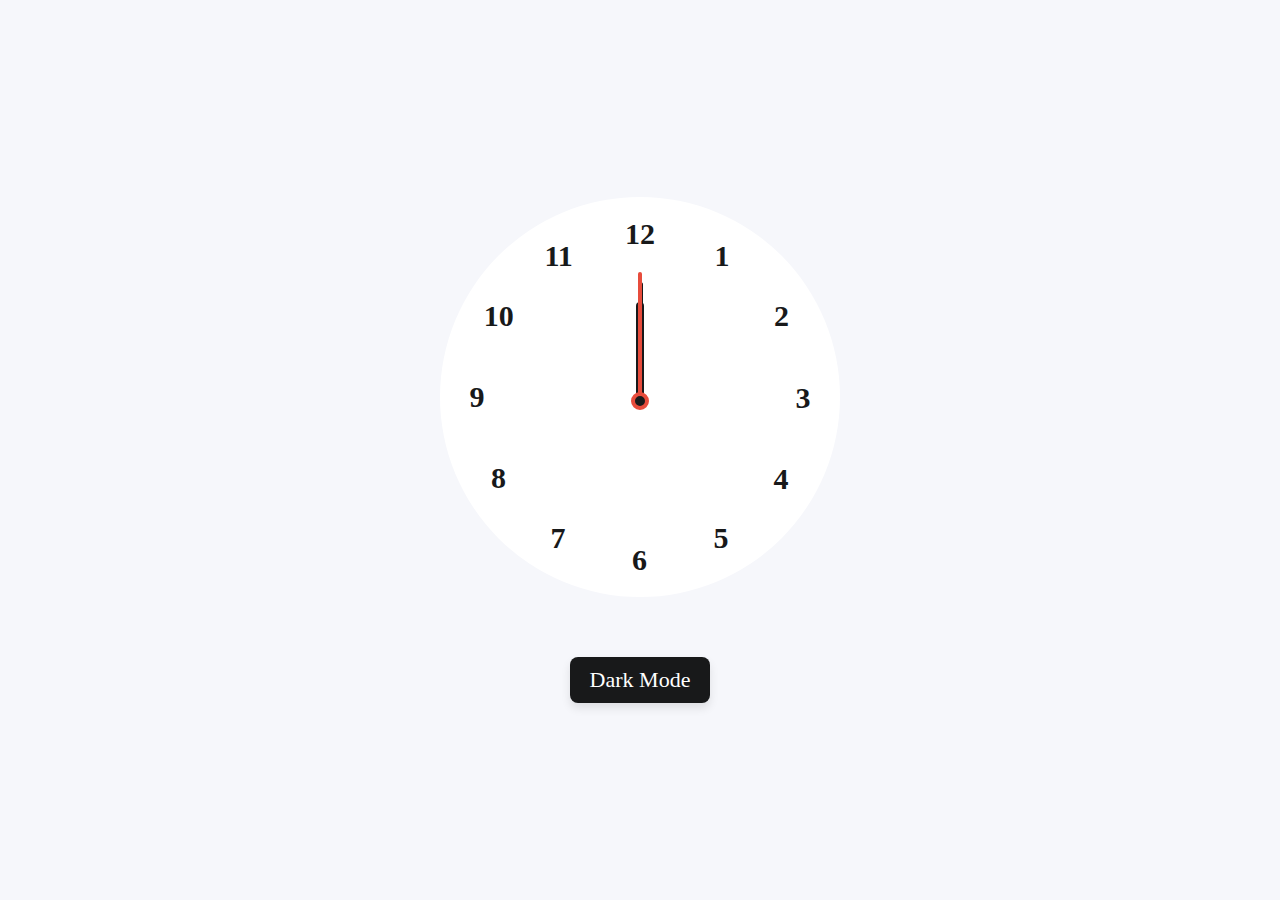
<file: analog-clock/index.htm>
<!DOCTYPE html>
<html lang="en">
<head>
  <meta charset="UTF-8">
  <meta name="viewport" content="width=device-width, initial-scale=1.0">
  <title>Anolog Clock</title>
  <link rel="stylesheet" href="style.css">
</head>
<body>
  <div class="container">
    <div class="clock">
      <label style="--i: 1"><span>1</span></label>
      <label style="--i: 2"><span>2</span></label>
      <label style="--i: 3"><span>3</span></label>
      <label style="--i: 4"><span>4</span></label>
      <label style="--i: 5"><span>5</span></label>
      <label style="--i: 6"><span>6</span></label>
      <label style="--i: 7"><span>7</span></label>
      <label style="--i: 8"><span>8</span></label>
      <label style="--i: 9"><span>9</span></label>
      <label style="--i: 10"><span>10</span></label>
      <label style="--i: 11"><span>11</span></label>
      <label style="--i: 12"><span>12</span></label>

      <div class="indicator">
        <span class="hand hour"></span>
        <span class="hand minute"></span>
        <span class="hand second"></span>
      </div>

    </div>
    <div class="mode-switch">Dark Mode</div>
  </div>
</body>
<script src="script.js"></script>
</html>
</file>
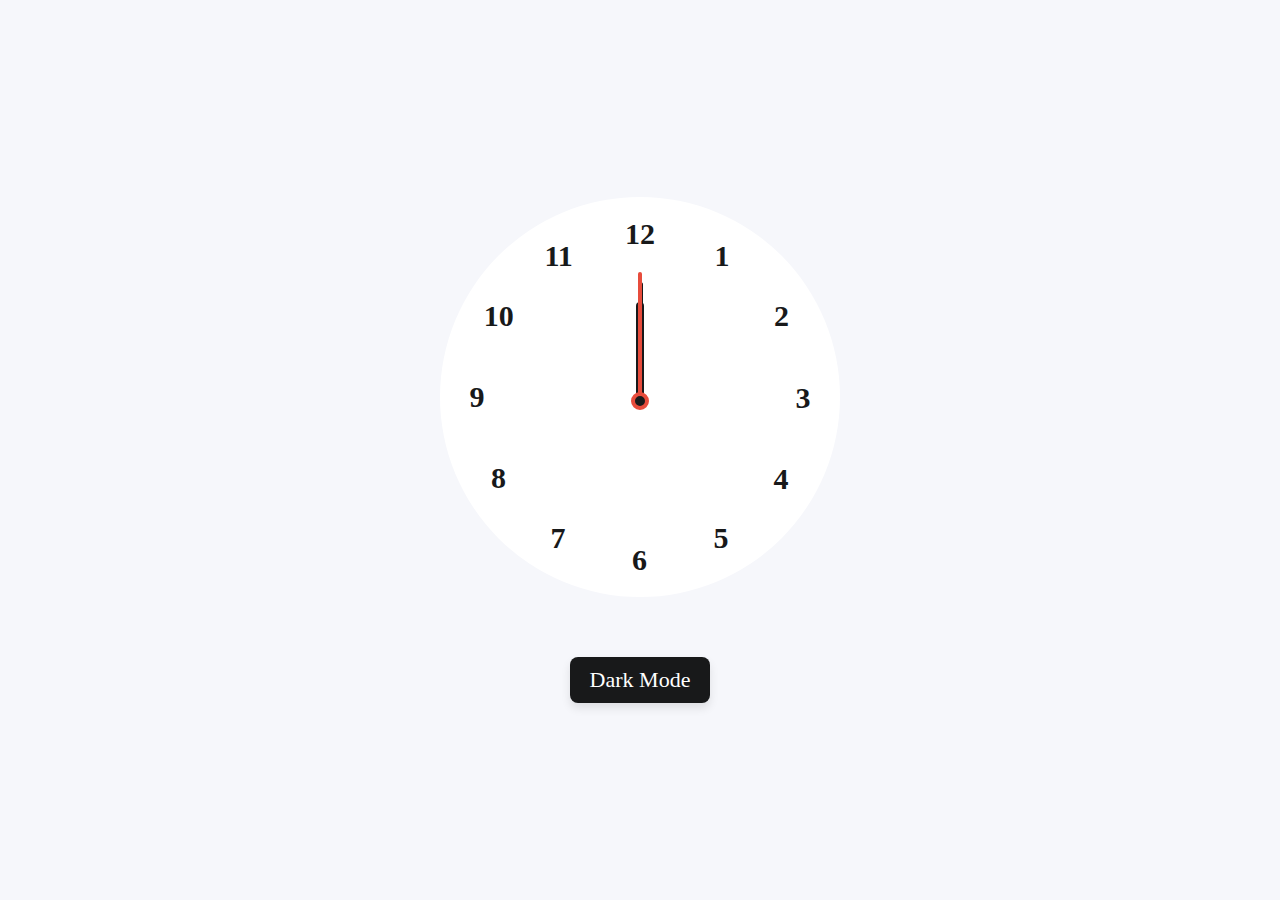
<file: analog-clock/index.html>
<!DOCTYPE html>
<html lang="en">
<head>
  <meta charset="UTF-8">
  <meta name="viewport" content="width=device-width, initial-scale=1.0">
  <title>Analog Clock</title>
  <link rel="stylesheet" href="style.css">
  <script src="script.js"></script>
</head>
<body>
  <div class="container">
    <div class="clock">
      <label style="--i: 1"><span>1</span></label>
      <label style="--i: 2"><span>2</span></label>
      <label style="--i: 3"><span>3</span></label>
      <label style="--i: 4"><span>4</span></label>
      <label style="--i: 5"><span>5</span></label>
      <label style="--i: 6"><span>6</span></label>
      <label style="--i: 7"><span>7</span></label>
      <label style="--i: 8"><span>8</span></label>
      <label style="--i: 9"><span>9</span></label>
      <label style="--i: 10"><span>10</span></label>
      <label style="--i: 11"><span>11</span></label>
      <label style="--i: 12"><span>12</span></label>

      <div class="indicator">
        <span class="hand hour"></span>
        <span class="hand minute"></span>
        <span class="hand second"></span>
      </div>

    </div>
    <div class="mode-switch">Dark Mode</div>
  </div>
</body>
</html>
</file>
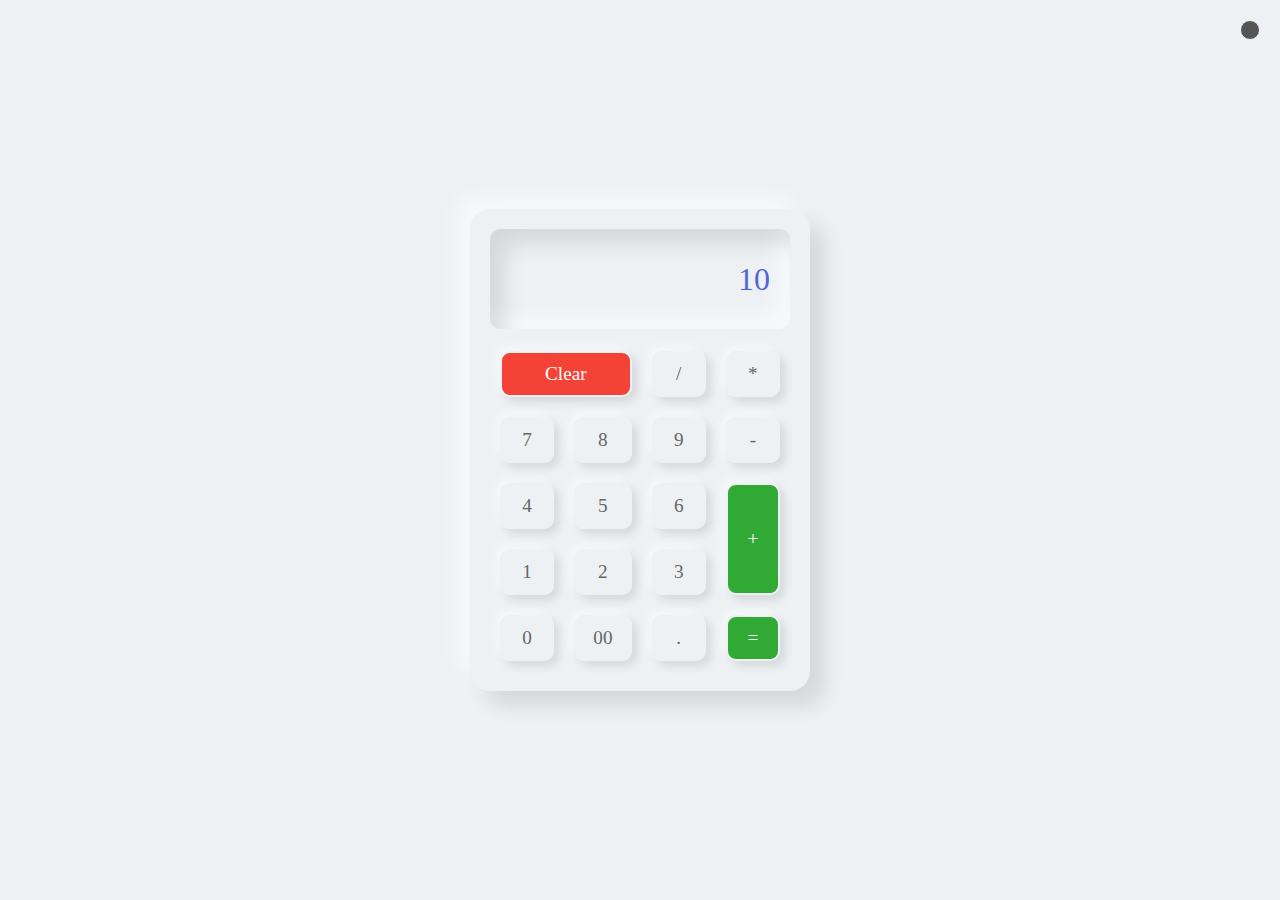
<file: calculator-dark-light/index.html>
<!DOCTYPE html>
<html lang="en">
<head>
  <meta charset="UTF-8">
  <meta name="viewport" content="width=device-width, initial-scale=1.0">
  <title>Calculator Dark Light</title>
  <link rel="stylesheet" href="style.css">
</head>
<body>
  <div class="toggleBtn"></div>
  <div class="calculator">
    <div class="buttons"> 
      <h2 id="value">10</h2>
      <span id="clear">Clear</span>
      <span>/</span>
      <span>*</span>
      <span>7</span>
      <span>8</span>
      <span>9</span>
      <span>-</span>
      <span>4</span>
      <span>5</span>
      <span>6</span>
      <span id="plus">+</span>
      <span>1</span>
      <span>2</span>
      <span>3</span>
      <span>0</span>
      <span>00</span>
      <span>.</span>
      <span id="equal">=</span>
    </div>
  </div>
  </body>
</body>
<script src="script.js"></script>
</html>
</file>
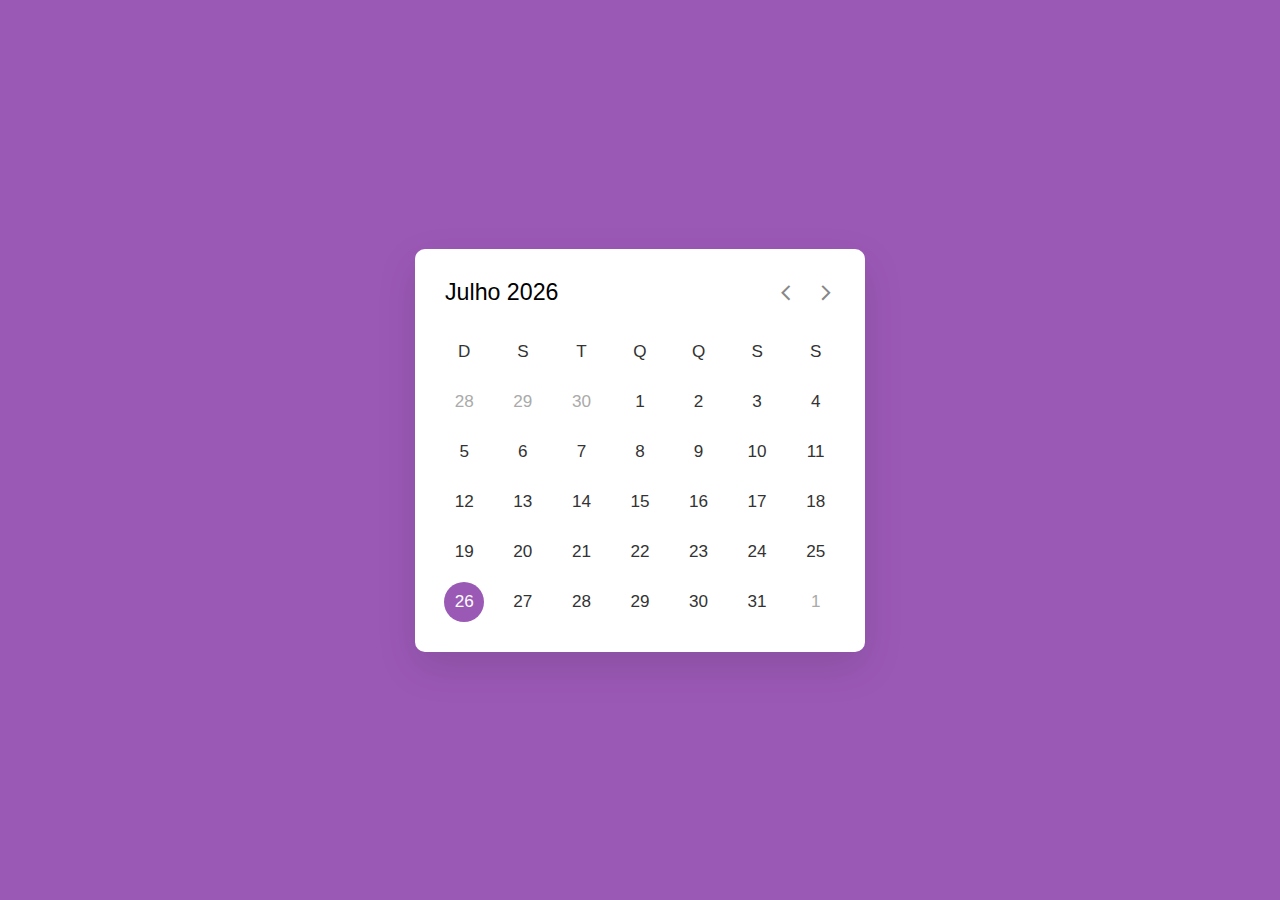
<file: dynamic-calendar/index.html>
<!DOCTYPE html>
<html lang="en">
<head>
  <meta charset="UTF-8">
  <meta name="viewport" content="width=device-width, initial-scale=1.0">
  <title>dynamic calendar</title>
  <link rel="stylesheet" href="style.css">
  <link rel="stylesheet" href="https://fonts.googleapis.com/css2?family=Material+Symbols+Outlined:opsz,wght,FILL,GRAD@20..48,100..700,0..1,-50..200" />
  <style>
.material-symbols-outlined {
  font-variation-settings:
  'FILL' 0,
  'wght' 400,
  'GRAD' 0,
  'opsz' 48
}
</style>
</head>
<body>
  <div class="wrapper">
    <header>
      <p class="current-date"></p>
      <div class="icons">
        <span id="prev" class="material-symbols-outlined">chevron_left</span>
        <span id="next" class="material-symbols-outlined">chevron_right</span>
      </div>
    </header>
    <div class="calendar">
      <ul class="weeks">
        <li>D</li>
        <li>S</li>
        <li>T</li>
        <li>Q</li>
        <li>Q</li>
        <li>S</li>
        <li>S</li>
      </ul>
      <ul class="days"></ul>
    </div>
  </div>
</body>
<script src="script.js"></script>
</html>
</file>
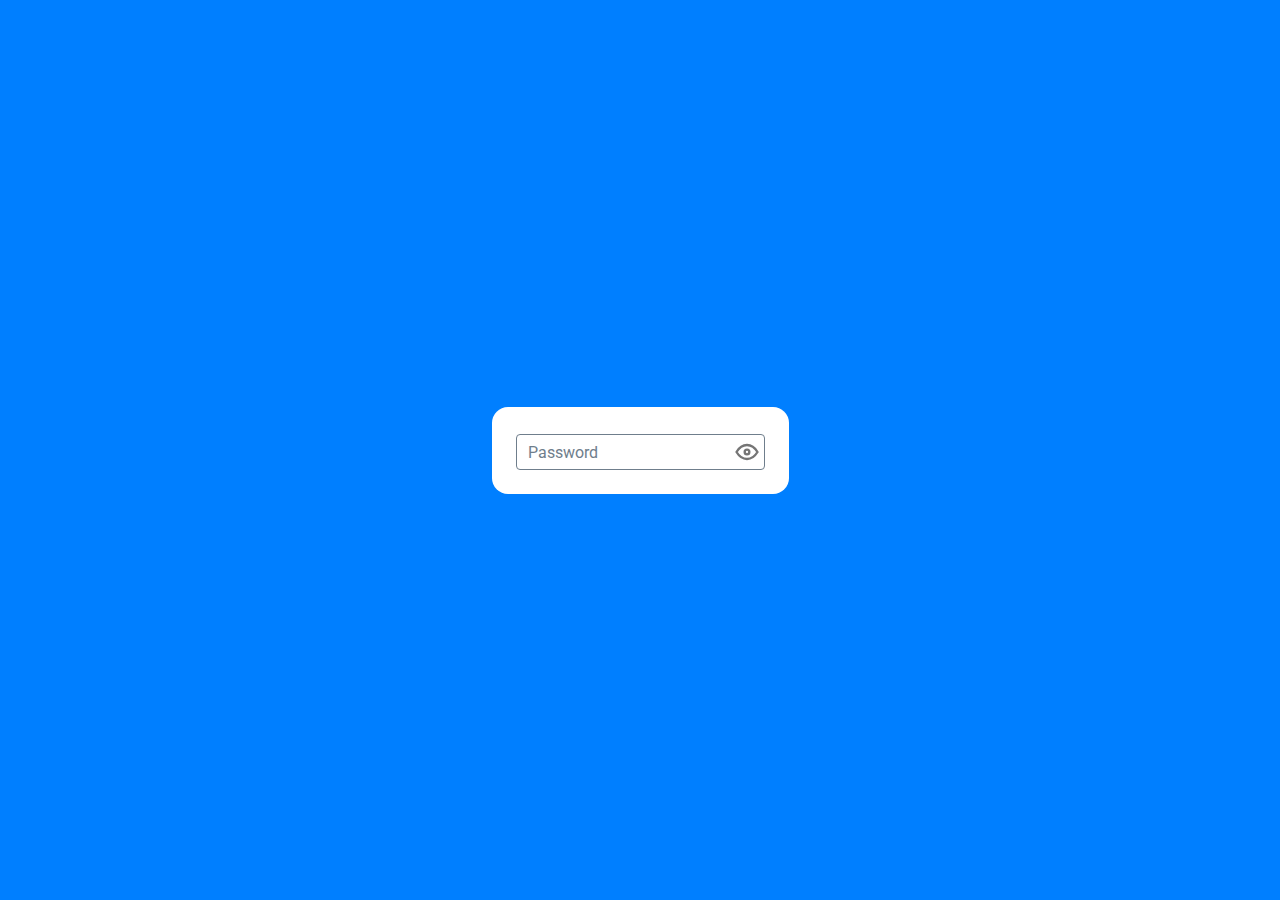
<file: password-tipo1/index.html>
<!DOCTYPE html>
<html lang="en">
<head>
    <meta charset="UTF-8">
    <meta name="viewport" content="width=device-width, initial-scale=1.0">
    <title>form-field</title>
    <link rel="stylesheet" href="style.css">
</head>
<body>
    <div class="centering">
        <div class="box">
            <div class="input_wrapper">
                <input
                id="password"
                type="password"
                name="password"
                placeholder="Your Password"
                title="Minimun 6 characters and 1 number"
                pattern="^(?=.*[A-Za-z])(?=.*/d)[A-Za-z/d]{6,}"
                required
                class="input_field"
                placeholder="Your Password"
                >
                <label 
                    for="password"
                    class="input_label"
                >
                    Password    
                </label>
                <img
                    alt="Eye Icon"
                    title="Eye Icon"
                    src="eye.svg"
                    class="input_icon"
                >
            </div>
        </div>
    </div>
</body>
<script src="script.js"></script>
</html>
</file>
<file: analog-clock/style.css>
* {
    margin: 0;
    padding: 0;
    box-sizing: border-box;
    font-family: "Poppins";
  }
  
  :root {
    --primary-color: #f6f7fb;
    --white-color: #fff;
    --black-color: #18191a;
    --red-color: #e74c3c;
  }
  
  body {
    display: flex;
    min-height: 100vh;
    align-items: center;
    justify-content: center;
    background: var(--primary-color);
  }
  
  body.dark {
    --primary-color: #242526;
    --white-color: #18191a;
    --black-color: #fff;
    --red-color: #e74c3c;
  }
  
  .container {
    display: flex;
    flex-direction: column;
    align-items: center;
    gap: 60px;
  }
  
   .container .clock {
    display: flex;
    height: 400px;
    width: 400px;
    border-radius: 50%;
    align-items: center;
    justify-content: center;
    background: var(--white-color);
    position: relative;
  }
  
  .clock label {
    position: absolute;
    inset: 20px;
    text-align: center;
    transform: rotate(calc(var(--i) * (360deg/12)));
  }
  
  .clock label span {
    display: inline-block;
    font-size: 30px;
    font-weight: 600;
    color: var(--black-color);
    transform: rotate(calc(var(--i)*(-360deg/12)));
  }
  
  .container .indicator {
    position: absolute;
    height: 10px;
    width: 10px;
    display: flex;
    justify-content: center;
  } 
  
  .indicator::before {
    content: "";
    position: absolute;
    height: 100%;
    width: 100%;
    border-radius: 50%;
    z-index: 100;
    background: var(--black-color);
    border: 4px solid var(--red-color);
  }
  
  .indicator .hand {
    position: absolute;
    height: 130px;
    width: 4px;
    bottom: 0;
    border-radius: 25px;
    transform-origin: bottom;
    background: var(--red-color);
  }
  
  .hand.minute {
    height: 120px;
    width: 5px;
    background: var(--black-color);
  }
  
  .hand.hour {
    height: 100px;
    width: 8px;
    background: var(--black-color);
  }
  
  .mode-switch {
    padding: 10px 20px;
    border-radius: 8px;
    font-size: 22px;
    font-weight: 400;
    display: inline-block;
    color: var(--white-color);
    background: var(--black-color);
    box-shadow: 0 5px 10px rgba(0, 0, 0, 0.1);
    cursor: pointer;
  }
  
  .mode-switch:active {
    transform: scale(0.98);
  }
</file>
<file: calculator-dark-light/style.css>
* {
  margin: 0;
  padding: 0;
  box-sizing: border-box;
  font-family: "Montserrat";
}

body {
  display: flex;
  justify-content: center;
  align-items: center;
  min-height: 100vh;
  background: #edf1f4;
}

.calculator {
   position: relative;
  width: 340px;
  padding: 20px;
  border-radius: 20px;
  box-shadow: 
  15px 15px 20px rgba(0, 0, 0, 0.1),
  -15px -15px 20px rgba(255, 255, 255, 0.5);
}

.calculator .buttons {
  position: relative;
  display: grid;
}
.calculator .buttons span:active {
  box-shadow: inset 5px 5px 10px rgba(0, 0, 0, 0.1),
              inset -5px -5px 10px rgba(255, 255, 255, 0.25);
}

.calculator .buttons #value {
  position: relative;
  grid-column: span 4;
  user-select: none;
  overflow: none;
  width: 100%;
  text-align: end;
  color: #5166d6;
  height: 100px;
  line-height: 100px;
  border-radius: 10px;
  margin-bottom: 12px;
  padding: 0 20px;
  font-size: 2em;
  font-weight: 500;
  box-shadow: inset 15px 15px 20px rgba(0, 0, 0, 0.1),
              inset -15px -15px 20px rgba(255, 255, 255, 0.5);
}

.calculator .buttons span {
  position: relative;
  padding: 10px;
  margin: 10px;
  border-radius: 10px;
  cursor: pointer;
  user-select: none;
  min-width: 40px;
  display: flex;
  justify-content: center;
  align-items: center;
  font-size: 1.2em;
  color: #666;
  border: 2px solid #edf1f4;
  box-shadow:  5px 5px 10px rgba(0, 0, 0, 0.1),
                -5px -5px 10px rgba(255, 255, 255, 0.5);
}

.calculator .buttons span#clear {
  grid-column: span 2;
  background-color: #f44336;
  color: #fff;
  border: 2px solid #edf1f4;
}

.calculator .buttons span#plus,
 .calculator .buttons span#equal {
  grid-row: span 2;
  background-color: #31a935;
  color: #fff;
  border: 2px solid #edf1f4;
}

.calculator .buttons span#clear:active,
.calculator .buttons span#plus:active, 
.calculator .buttons span#equal:active {
  box-shadow: 5px 5px 10px rgba(0, 0, 0, 0.1),
              -5px -5px 10px #fff, 
         inset 5px 5px 10px rgba(0, 0, 0, 0.1);
}

.toggleBtn {
  position: fixed;
  top: 20px;
  right: 20px;
  width: 20px;
  height: 20px;
  border-radius: 50%;
  background: #555;
  cursor: pointer;
  border: 1px solid #edf1f4;
  box-shadow: 5px 5px 10px rgba(0, 0, 0, 0.1)
  -5px -5px 10px #fff;
}

.dark {
  background: #282c2f;
}

.dark .calculator {
  background: #33393e;
  box-shadow: 
  15px 15px 20px rgba(0, 0, 0, 0.25),
  -15px -15px 20px rgba(255, 255, 255, 0.1);
}

.dark .calculator .buttons #value {
  background: #33393e;
  color: #eee;
  box-shadow: inset 15px 15px 20px rgba(0, 0, 0, 0.5),
              inset -15px -15px 20px rgba(255, 255, 255, 0.1);
}

.dark .calculator .buttons span {
    color: #eee;
    border: 2px solid #333;
    box-shadow:  5px 5px 10px rgba(0, 0, 0, 0.25),
                -5px -5px 10px rgba(255, 255, 255, 0.1);
}

.dark .calculator .buttons span:active {
  box-shadow: inset 5px 5px 10px rgba(0, 0, 0, 0.25),
              inset -5px -5px 10px rgba(255, 255, 255, 0.1);
}

.dark .calculator .buttons span#clear,
.dark .calculator .buttons span#plus,
.dark .calculator .buttons span#equal {
  border: solid 2px #333;
}

.dark .calculator .buttons span#clear:active,
.dark .calculator .buttons span#plus:active,
.dark .calculator .buttons span#equal:active {
  box-shadow: inset 5px 5px 10px rgba(0, 0, 0, 0.1);
}
</file>
<file: dynamic-calendar/style.css>
* {
  margin: 0;
  padding: 0;
  box-sizing: border-box;
  font-family: 'Poppins', sans-serif;
}

body {
  display: flex;
  align-items: center;
  padding: 0 10px;
  justify-content: center;
  min-height: 100vh;
  background: #9B59B6;
}

.wrapper {
  width: 450px;
  background: #fff;
  border-radius: 10px;
  box-shadow: 0 15px 40px rgba(0,0,0,0.12);
}

.wrapper header {
  display: flex;
  align-items: center;
  padding: 25px 30px 10px;
  justify-content: space-between;
}

header .icons {
  display: flex;
}

header .icons span {
  height: 38px;
  width: 38px;
  margin: 0 1px;
  cursor: pointer;
  color: #878787;
  text-align: center;
  line-height: 38px;
  font-size: 1.9rem;
  user-select: none;
  border-radius: 50px;
}
.icons span:last-child {
  margin-right: -10px;
}

header .icons span:hover {
  background: #F2F2F2;
}

header .current-date {
  font-size: 1.45rem;
  font-weight: 500;
}

.calendar {
  padding: 20px;
}

.calendar ul {
  display: flex;
  flex-wrap: wrap;
  list-style: none;
  text-align: center;
}

.calendar .days {
  margin-bottom: 20px;
}

.calendar li {
  color: #333;
  width: calc(100%/7);
  font-size: 1.07rem;
}

.calendar .weeks li {
  font-weight: 500;
  cursor: default;
}

.calendar .days li{
  z-index: 1;
  cursor: pointer;
  position: relative;
  margin-top: 30px;
}

.days li.inactive{
  color: #aaa;
}

.days li.active {
  color: #fff;
}

.days li::before {
  position: absolute;
  content: "";
  left: 50%;
  top: 50%;
  height: 40px;
  width: 40px;
  z-index: -1;
  border-radius: 50%;
  transform: translate(-50%,-50%);
}

.days li.active::before {
  background: #9B59B6;
}

.days li:not(active):hover::before {
  background: #F2F2F2;
}

.days li.select::before {
  border: 1px solid #9B59B6;
}
</file>
<file: password-tipo1/style.css>
@import url("https://fonts.googleapis.com/css2?family=Roboto");

html {
  font-family: "Roboto", sans-serif;
  font-size: 16px;
}

:root {
  --primary: #007fff;
  --secondary: #6f7e8c;
  --text: #212121;
}

* {
  margin: 0;
  padding: 0;
  box-sizing: border-box;
}

.box {
  background-color: white;
  padding: 24px;
  max-width: fit-content;
  width: 100%;
  padding-top: 12px;
  border-radius: 16px;
}

.box h2 {
  margin: 0px;
  font-family: Roboto, sans-serif;
  font-weight: 400;
  font-size: 1.5rem;
}

.centering {
  display: flex;
  justify-content: center;
  align-items: center;
  height: 100vh;
  width: 100vw;
  background: var(--primary);
}

.input_wrapper {
  position: relative;
  padding: 15px 0 0;
}

.input_field {
  border: 1px solid var(--secondary);
  font-size: 1rem;
  border-radius: 4px;
  color: var(--text);
  padding: 8px;
  padding-right: 32px;
  background: transparent;
  transition: border-color 0.2s;
}

.input_field::placeholder {
  color: transparent;
}

.input_field:placeholder-shown ~ .input_label {
  font-size: 1rem;
  cursor: text;
  color: var(--secondary);
  top: 24px;
}

label,
.input_field:focus ~ .input_label {
  position: absolute;
  top: 6px;
  padding: 0 4px;
  background-color: white;
  display: block;
  left: 8px;
  color: var(--secondary);
  transition: 0.3s;
}

.input_field:focus ~ .input_label {
  color: var(--primary);
}

.input_field:focus {
  border: 1px solid var(--primary);
  outline: 1px solid var(--primary);
}

.input_icon {
  position: absolute;
  right: -10px;
  bottom: -10px;
  width: 28px;
  height: 28px;
  transform: translate(-50%, -50%);
  transform-origin: center;
  cursor: pointer;
}
</file>
